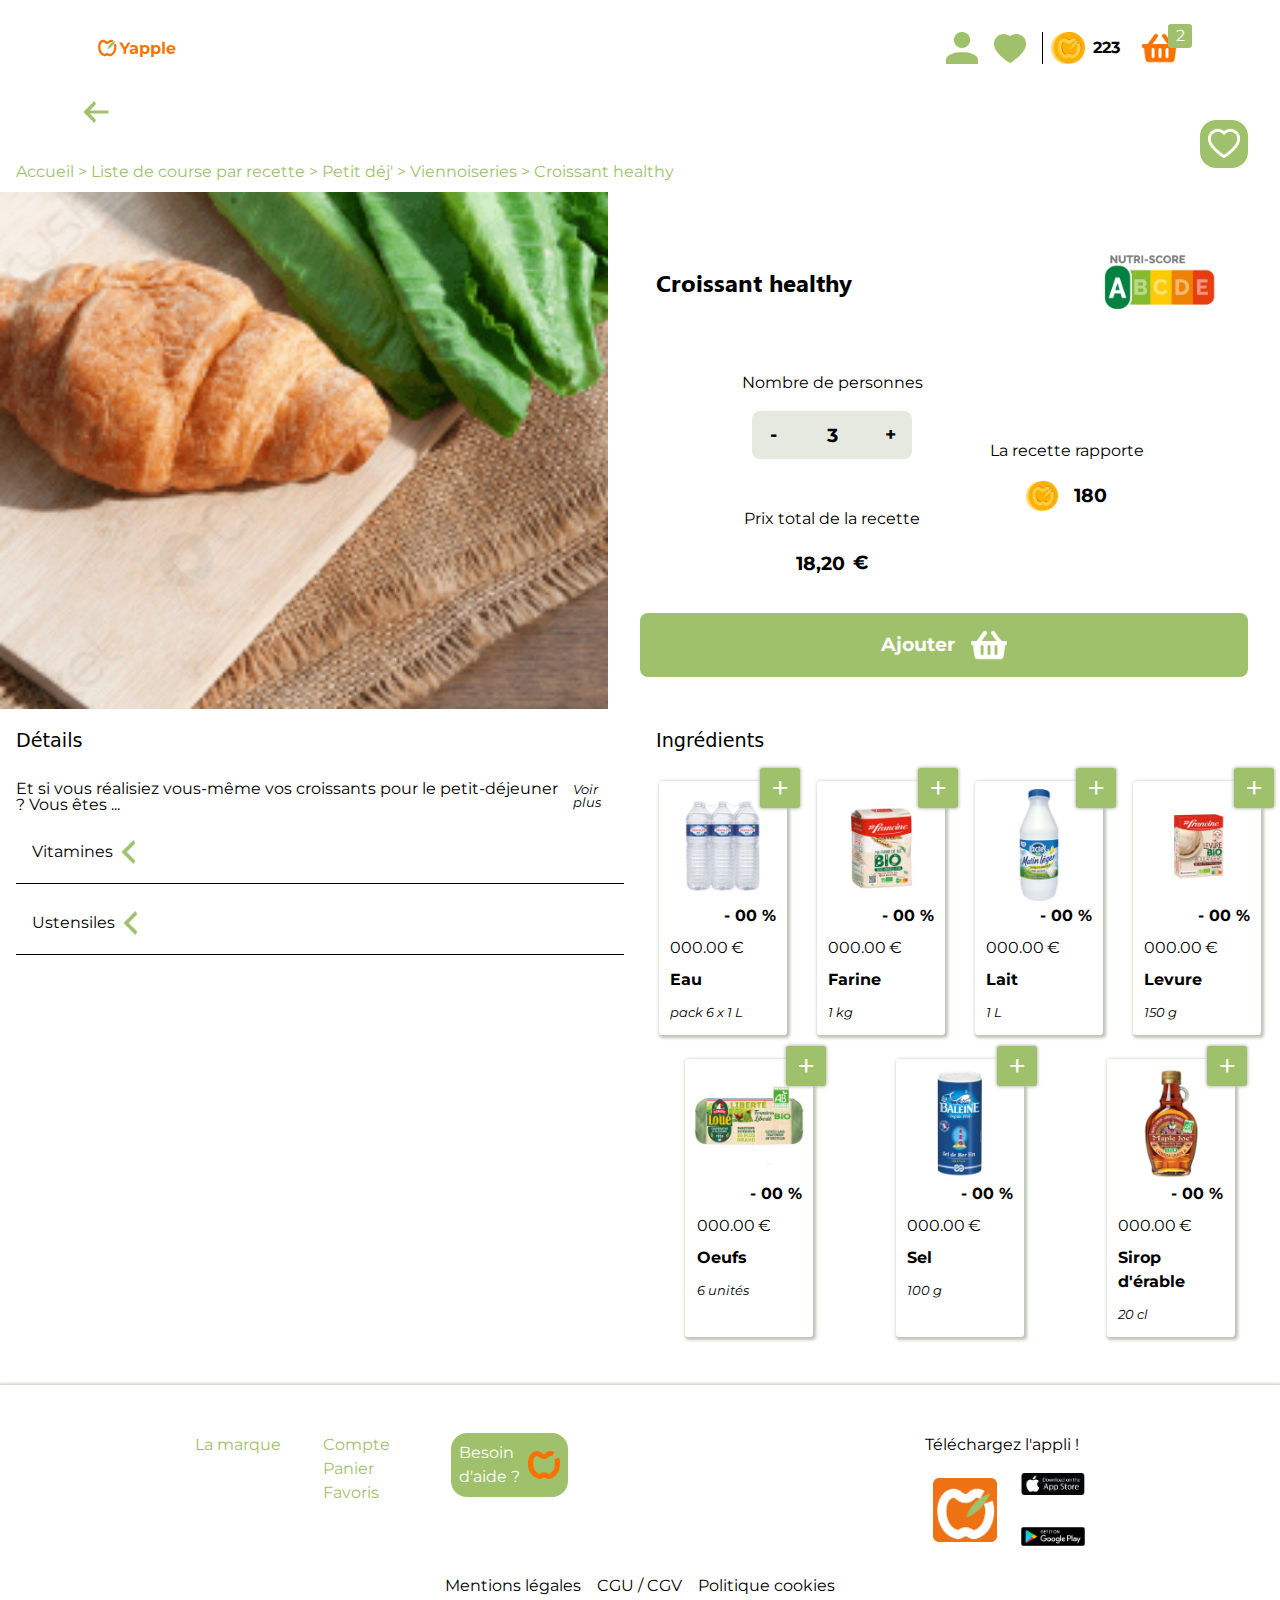
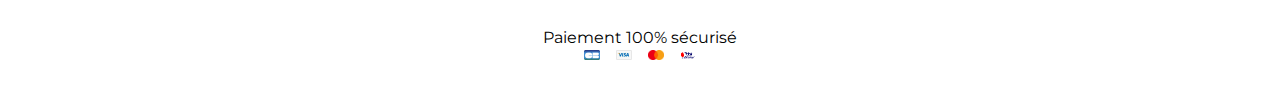
<file: index.html>
<!DOCTYPE html>
<html lang="en">
  <head>
    <meta charset="utf-8" />
    <meta http-equiv="X-UA-Compatible" content="IE=edge" />
    <meta name="viewport" content="width=device-width, initial-scale=1" />
    <title>Yapple - fiche recette</title>
    <meta
      name="keywords"
      content="Yapple, manger sainement, courses en ligne, recettes, alimentaire"
    />
    <meta name="description" content="Manger plus sain et plus rapidement" />
    <meta name="author" content="Océane DERUNES" />
    <link rel="stylesheet" href="fiche-recette-index.css" />
  </head>

  <body>
    <header>
      <nav class="header-principal">
            <div class="header-principal-logo">
                <div class="logo">
                    <!-- <img
                    class="logo-clair-img logo-img"
                    src="./image/logo-clair.png"
                    alt="logo-yapple"
                    /> -->
                    <img  class="logo-img logo-marque" src="./image/logo-marque.svg" alt="logo-marque-yapple">
                </div>

                <div class="header-principal-utilisateur">
                    <div class="header-principal-utilisateur-compte-favoris">
                        <div class="compte">
                        <img
                            class="compte-img logo-img"
                            src="./image/compte-vert.png"
                            alt="compte"
                        />
                        </div>

                        <div class="favoris">
                        <img
                            class="favoris-img logo-img"
                            src="./image/favoris-plein-vert.png"
                            alt="favoris"
                        />
                        </div>
                        <div>
                            <div class="ligne-verticale"></div>
                        </div>
                    </div>

                    <div class="yapps-nb">
                    <img
                        class="yapps-img logo-img"
                        src="./image/yapp.png"
                        alt="yapps"
                    />
                    <p><mark>223</mark></p>
                    </div>
                </div>
            </div>

            <div class="panier">
            <div class="panier-nb"> 
                <p>2</p>
            </div>
            <img
                class="panier-img logo-img"
                src="./image/panier.png"
                alt="panier"
            />
            </div>
        </nav>

        <div class="header-retour">
            <img
            class="retour-img"
            src="./image/retour.svg"
            alt="retour"
            />
        </div>
    </header>

    <main>
        <div class="recette-img-conteneur-favoris">
            <img class="recette-img-conteneur-favoris-coeur" src="./image/favoris-vide-blanc.png" alt="">
        </div>
        <div class="ariane">
            <p>Accueil > Liste de course par recette > Petit déj' > Viennoiseries > Croissant healthy</p>
        </div>
        
        <section class="recette">
            <div class='recette-block-principal'>
                <div class="recette-img-conteneur">
                    <!-- <img class="recette-img" src="./image/croissant.png" alt="croissant"/> -->
                </div>

                <div class="recette-chiffre-achat">
                    <div class='recette-titre'>
                        <h1 class="recette-titre-titre">Croissant healthy</h1>
                        <div class="recette-nutriscore">
                            <img class="recette-nutriscore-img" src="./image/nutriscore.png" alt="nutri-score"/>
                        </div>
                    </div>

                    <div class="recette-chiffre">
                        <div class="recette-chiffre-separe">
                            <div class="recette-chiffre-nb-personnes">
                                <p>Nombre de personnes</p>
                                <div class="recette-chiffre-compteur">
                                    <div class="nb-clef recette-chiffre-compteur-moins-conteneur">
                                        <p class="nb-clef"><em>-</em></p>
                                        <!-- <img class="recette-chiffre-compteur-moins" src="image/moins.png" alt="moins"> -->
                                    </div>
                                    <div class="nb-clef recette-chiffre-compteur-nombre"><em>3</em></div>
                                    <div class=" recette-chiffre-compteur-moins-conteneur">
                                        <p class="nb-clef"><em>+</em></p>
                                        <!-- <img class="recette-chiffre-compteur-plus" src="image/plus.png" alt="plus"> -->
                                    </div>
                                </div>
                            </div>
                            <div class="recette-chiffre-total">
                                <p>Prix total de la recette</p>
                                <div class="recette-chiffre-total-prix">
                                    <p class="nb-clef"><em>18,20</em></p>
                                    <p><em>€</em></p>
                                </div>
                            </div>
                        </div>
                        <div class='recette-chiffre-barre-separe'>
                            <div class="recette-chiffre-barre"></div>
                            <div class="recette-chiffre-yapps">
                                <p>La recette rapporte</p>
                                <div class="recette-chiffre-yapps-compteur">
                                    <img class="recette-chiffre-yapps-img" src="./image/yapp.png" alt="yapps" />
                                    <p class="nb-clef"><em>180</em></p>
                                </div>
                            </div>
                        </div>

                    </div>          

                    <div class="ajout-panier-bouton-desktop">
                        <p><em>Ajouter</em></p>
                        <img class="ajout-panier-bouton-panier" src="./image/panier-blanc.png" alt="panier">
                    </div>  
                </div>
            </div>
            <section class="descriptif-ingredient">
                <div class="recette-descriptif">
                    <h2>Détails</h2>
                    <details class="recette-descriptif-description">
                        <summary>Et si vous réalisiez vous-même vos croissants pour le petit-déjeuner ? Vous êtes ... <span class='voir-plus'>Voir plus</span> </summary>au régime ? Pas de panique, ces croissants légers sans matière grasse sont faits pour vous. Croustillants, moelleux et diététiques, ils sont un régal pour nos papilles. Sans beurre, vous pouvez enfin vous faire plaisir au réveil. C'est une bonne raison de se lever, n'est-ce pas ? Vous allez faire des heureux autour de vous, alors lancez-vous dans cette recette de croissants !                    
                    </details>
                    <details class="recette-descriptif-menu-deroulant">
                        <summary>
                            <div>Vitamines</div>
                            <img class="recette-descriptif-menu-deroulant-img" src="./image/fleche-derouler.png" alt="fleche-derouler">
                        </summary>
                        <ul>
                            <li>Vitamine B1 / thiamine : 0.05 mg (5% AJR)</li>
                            <li>Vitamine B2 / riboflavine : 0.09 mg (6% AJR)</li>
                            <li>Vitamine B3 / PP niacine : 1 mg (6% AJR)</li>
                            <li>Vitamine B5 / acide pantothénique : 0.42 mg (7% AJR)</li>
                        </ul>
                    </details>
                    <details class="recette-descriptif-menu-deroulant">
                        <summary>
                            <div>Ustensiles</div>
                            <img class="recette-descriptif-menu-deroulant-img" src="./image/fleche-derouler.png" alt="fleche-derouler">
                        </summary>
                        <ul>
                            <li>Vitamine B1 / thiamine : 0.05 mg (5% AJR)</li>
                            <li>Vitamine B2 / riboflavine : 0.09 mg (6% AJR)</li>
                            <li>Vitamine B3 / PP niacine : 1 mg (6% AJR)</li>
                            <li>Vitamine B5 / acide pantothénique : 0.42 mg (7% AJR)</li>
                        </ul>
                    </details>
                </div>

            <section class='ingredient'>
                <h2>Ingrédients</h2>
                <div class='ingredient-card-conteneur'>
                    <div class="ingredient-card">
                        <div class="bouton-plus">
                            <p class="nb-clef plus">+</p>
                        </div>

                        <img class='ingredient-card-img' src="./image/ingredient-eau.jpg" alt="eau" />
                        <div class='ingredient-card-prix'>
                            <p class='ingredient-card-prix-promo'><mark>- 00 %</mark></p>
                            <div class='ingredient-card-prix-nombre'>
                                <p>000.00</p>
                                <p>€</p>
                            </div>
                            <p><strong>Eau</strong></p>
                            <p><span>pack 6 x 1 L</span></p>
                        </div>
                    </div>
                    <div class="ingredient-card">
                        <div class="bouton-plus">
                            <p class="nb-clef plus">+</p>
                        </div>

                        <img class='ingredient-card-img' src="./image/ingredient-farine.jpg" alt="farine" />
                        <div class='ingredient-card-prix'>
                            <p class='ingredient-card-prix-promo'><mark>- 00 %</mark></p>
                            <div class='ingredient-card-prix-nombre'>
                                <p>000.00</p>
                                <p>€</p>
                            </div>
                            <p><strong>Farine</strong></p>
                            <p><span>1 kg</span></p>
                        </div>
                    </div>
                    <div class="ingredient-card">
                        <div class="bouton-plus">
                            <p class="nb-clef plus">+</p>
                        </div>

                        <img class='ingredient-card-img' src="./image/ingredient-lait.jpg" alt="lait" />
                        <div class='ingredient-card-prix'>
                            <p class='ingredient-card-prix-promo'><mark>- 00 %</mark></p>
                            <div class='ingredient-card-prix-nombre'>
                                <p>000.00</p>
                                <p>€</p>
                            </div>
                            <p><strong>Lait</strong></p>
                            <p><span>1 L</span></p>
                        </div>
                    </div>
                    <div class="ingredient-card">
                        <div class="bouton-plus">
                            <p class="nb-clef plus">+</p>
                        </div>

                        <img class='ingredient-card-img' src="./image/ingredient-levure.jpg" alt="levure" />
                        <div class='ingredient-card-prix'>
                            <p class='ingredient-card-prix-promo'><mark>- 00 %</mark></p>
                            <div class='ingredient-card-prix-nombre'>
                                <p>000.00</p>
                                <p>€</p>
                            </div>
                            <p><strong>Levure</strong></p>
                            <p><span>150 g</span></p>
                        </div>
                    </div>
                    <div class="ingredient-card">
                        <div class="bouton-plus">
                            <p class="nb-clef plus">+</p>
                        </div>

                        <img class='ingredient-card-img' src="./image/ingredient-oeuf.jpg" alt="oeuf" />
                        <div class='ingredient-card-prix'>
                            <p class='ingredient-card-prix-promo'><mark>- 00 %</mark></p>
                            <div class='ingredient-card-prix-nombre'>
                                <p>000.00</p>
                                <p>€</p>
                            </div>
                            <p><strong>Oeufs</strong></p>
                            <p><span>6 unités</span></p>
                        </div>
                    </div>
                    <div class="ingredient-card">
                        <div class="bouton-plus">
                            <p class="nb-clef plus">+</p>
                        </div>

                        <img class='ingredient-card-img' src="./image/ingredient-sel.jpg" alt="sel" />
                        <div class='ingredient-card-prix'>
                            <p class='ingredient-card-prix-promo'><mark>- 00 %</mark></p>
                            <div class='ingredient-card-prix-nombre'>
                                <p>000.00</p>
                                <p>€</p>
                            </div>
                            <p><strong>Sel</strong></p>
                            <p><span>100 g</span></p>
                        </div>
                    </div>
                    <div class="ingredient-card">
                        <div class="bouton-plus">
                            <p class="nb-clef plus">+</p>
                        </div>

                        <img class='ingredient-card-img' src="./image/ingredient-sirop-erable.jpg" alt="sirop-erable" />
                        <div class='ingredient-card-prix'>
                            <p class='ingredient-card-prix-promo'><mark>- 00 %</mark></p>
                            <div class='ingredient-card-prix-nombre'>
                                <p>000.00</p>
                                <p>€</p>
                            </div>
                            <p><strong>Sirop d'érable</strong> </p>
                            <p><span>20 cl</span></p>
                        </div>
                    </div>
                </div>
            </section>
        
            <div class="ajout-panier">
                <div class="ajout-panier-bouton">
                    <p><em>Ajouter</em></p>
                    <img class="ajout-panier-bouton-panier" src="./image/panier-blanc.png" alt="panier">
                </div>
                <div class="ajout-panier-info">
                    <p>Prix de la recette :</p>
                    <div class="ajout-panier-info-prix">
                        <p><em>18.20</em></p>
                        <p><em>€</em></p>
                    </div>
                </div>
            </div>
        </section>
    </main>

    <footer>
        <div class="footer-principal">
            <nav class='footer-menu'>
                <ul class="footer-marque">
                    <li>La marque</li>
                </ul>

                <ul class="footer-utilisateur">
                    <li>Compte</li>
                    <li>Panier</li>
                    <li>Favoris</li>
                </ul>
                <div class="aide">
                    <p>Besoin <br> d'aide ?</p>
                    <img class='aide-logo' src="./image/logo-clair.png" alt="logo-clair" />
                </div>
            </nav>

            <div class="footer-logo-app">
                <p>Téléchargez l'appli !</p>
                <div class="logo-app">
                    <div class="footer-logo">
                        <img src="./image/logo-fonce.png" alt="logo-blanc-yapple" />
                    </div>

                    <div class="footer-app">
                        <img class='app' src="./image/app-store.png" alt="app-store" />
                        <img class='app' src="./image/google-play.png" alt="google-play-store" />
                    </div>
                </div>
            </div>
        </div>

        <nav>
            <ul class="footer-juridique">
                <li>Mentions légales</li>
                <li>CGU / CGV</li>
                <li>Politique cookies</li>
            </ul>
        </nav>
        <div class='paiement-securise'>
            <p>Paiement 100% sécurisé</p>
            <div class='moyen-paiement'>
                <img class='footer-image' src="./image/cb.png" alt="carte-bleue">
                <img class='footer-image' src="./image/visa.png" alt="carte-visa">
                <img class='footer-image' src="./image/mastercard.png" alt="carte-mastercard">
                <img class='footer-image' src="./image/ticket-restaurant.png" alt="ticket-restaurant">
            </div>
        </div>
    </footer>
  </body>
</html>
</file>
<file: fiche-recette-index.css>
/* http://meyerweb.com/eric/tools/css/reset/ 
   v2.0 | 20110126
   License: none (public domain)
*/

html, body, div, span, applet, object, iframe,
h1, h2, h3, h4, h5, h6, p, blockquote, pre,
a, abbr, acronym, address, big, cite, code,
del, dfn, em, img, ins, kbd, q, s, samp,
small, strike, strong, sub, sup, tt, var,
b, u, i, center,
dl, dt, dd, ol, ul, li,
fieldset, form, label, legend,
table, caption, tbody, tfoot, thead, tr, th, td,
article, aside, canvas, details, embed, 
figure, figcaption, footer, header, hgroup, 
menu, nav, output, ruby, section, summary,
time, mark, audio, video {
	margin: 0;
	padding: 0;
	border: 0;
	font-size: 100%;
	font: inherit;
	vertical-align: baseline;
    background: none;
}
/* HTML5 display-role reset for older browsers */
article, aside, details, figcaption, figure, 
footer, header, hgroup, menu, nav, section {
	display: block;
}
body {
	line-height: 1;
}
ol, ul {
	list-style: none;
}
blockquote, q {
	quotes: none;
}
blockquote:before, blockquote:after,
q:before, q:after {
	content: '';
	content: none;
}
table {
	border-collapse: collapse;
	border-spacing: 0;
}

/*fin css reset*/

/* polices */

@font-face {
    font-family: "Montserrat";
    src: url("fonts/montserrat-regular.woff2"), url("fonts/montserrat-regular.woff");
  }
  
  @font-face {
    font-family: "Montserrat SemiBold";
    src: url("fonts/montserrat-semibold.woff2"), url("fonts/montserrat-semibold.woff");
    font-weight: 400;
  }

  @font-face {
    font-family: "Montserrat SemiBold Italic";
    src: url("fonts/montserrat-semibolditalic.woff2"), url("fonts/montserrat-semibolditalic.woff");
    font-weight: 400;
    font-style: italic;
  }
  
  @font-face {
    font-family: "Montserrat Bold";
    src: url("fonts/montserrat-bold.woff2"), url("fonts/montserrat-bold.woff");
    font-weight: 600;
  }
  
  @font-face {
    font-family: "Montserrat Italic";
    src: url("fonts/montserrat-italic.woff2"), url("fonts/montserrat-italic.woff");
    font-style: italic;
  }

  @font-face {
    font-family: "Segoe UI";
    src: url("fonts/segoe-ui.woff2"), url("fonts/segoe-ui.woff");
  }
  
  @font-face {
    font-family: "Segoe UI Bold";
    src: url("fonts/segoe-ui-bold.woff2"), url("fonts/segoe-ui-bold.woff");
    font-weight: 600;
  }
  
  @font-face {
    font-family: "Segoe UI Italic";
    src: url("fonts/segoe-ui-italic.woff2"), url("fonts/segoe-ui-italic.woff");
    font-style: italic;
  }

  @font-face {
    font-family: "Segoe UI Bold Italic";
    src: url("fonts/segoe-ui-bold-italic.woff2"), url("fonts/segoe-ui-bold-italic.woff");
    font-weight: 600;
    font-style: italic;
  }
  

/* fin polices  */

body{
    font-family: 'Montserrat', system-ui, sans-serif;
    font-size: 1rem;
    line-height: 1rem;
}

h1{
    font-family: 'Segoe UI Bold', system-ui, sans-serif;
    font-size: 1.5rem;
    line-height: 2.5rem;
}

h2{
    font-family: 'Segoe UI SemiBold', system-ui, sans-serif;
    font-size: 1.2rem;
    margin-bottom: 1rem;
    line-height: 2rem;
}

h3{
    font-family: 'Montserrat SemiBold', system-ui, sans-serif;
    font-size: 1rem;
    line-height: 1rem;
}

p{
    font-family: 'Montserrat', system-ui, sans-serif;
    font-size: 1rem;
    line-height: 1.5rem;
}

strong, mark{
    font-family: 'Montserrat Bold', system-ui, sans-serif;
    font-size: 1rem;
    line-height: 1rem;
}

em{
    font-family: 'Montserrat Bold', system-ui, sans-serif;
    font-size: 1.2rem;
    line-height: 1rem;
}

span{
    font-family: 'Montserrat Italic', system-ui, sans-serif;
    font-size: 0.8rem;
    line-height: 0.8rem;
}

img {
    max-width: 100%;
}

header{
    position: fixed;
    height: 3rem;
    top: 0rem;
    right: 0rem;
    left: 0rem;
    z-index:100;
    background-color: #fff;
    padding: 0.5rem;
}

/* header, div{
    border: 1px black solid;
} */

.logo-img{
    height: 2rem;
}

.logo-marque{
    width:5rem;
}

.header-principal,.header-principal-logo{
    display: flex;
    justify-content: space-between;
}

.header-principal, .header-principal-logo, .header-principal-utilisateur, .yapps-nb{
    display: flex;
    flex-direction: row;
    align-items: center;
}

.yapps-img{
    object-fit: contain;
}

.yapps-nb em{
    font-size: 1rem;!important
}

.yapps-nb{
    display: flex;
    gap:0.5rem;
}

.header-principal{
    height: 4rem;
    gap: 5px;
    padding: 0 1rem 0 1rem;
}

.header-principal-utilisateur{
    /* gap: 5px; */
    position: relative;
    height: 50px;
}

.header-principal-utilisateur:nth-child(){
    position: relative;
    height: 100%;
}

.header-principal-logo{
    flex-grow: 1;
    flex-basis: 0;
}

.logo, .compte, .favoris, .ligne-verticale{
    display: none;
}

.logo img, .compte img, .favoris img{
    object-fit: contain;
    max-height: 1rem;
    /* max-width: 1rem; */
}

.header-principal-utilisateur-compte-favoris{
    display: none;
    gap: 1rem;
    flex-direction: row;
    padding: 0.5rem;
    border-radius: 1rem;
}

.header-retour{
    position: relative;
    display: flex;
    align-items: center;
}

.retour-img{
    position: absolute;
    top:1rem;
    height: 2rem;
    background-color: #fff;
    border-radius: 1rem;
}

.panier{
    position: relative;
    min-width: 3rem;
    min-height: 3rem;
    display: flex;
    justify-content: center;
    align-items: center;
}

.panier-img{
    width: 100%;
    object-fit: contain;
}

.panier-nb{
    position: absolute;
    right: -0.5rem;
    top: 0rem;
    height: 1.5rem;
    width: 1.5rem;
    display: flex;
    justify-content: center;
    align-items: center;
    background-color: #A0C16C;
    border-radius: 0.2rem;
    color: #fff;
}

.ligne-verticale{
    position: relative;
    border-left: 1px solid #000;
    display: block;
    height: 100%;
  }

main{
    margin-top: 6.5rem;
    margin-bottom: 6rem;
    display: flex;
    flex-direction: column;
    width: 100%;
}

.recette{
    width: 100%;
    /* background-color: red; */
}

.recette-img-conteneur{
    height: 15rem;
    background: no-repeat center/cover url("./image/croissant.png");
}

.recette-img-conteneur-favoris{
    position: sticky;
    position: -webkit-sticky; /*Safari*/
    display: flex;
    justify-content: center;
    align-items: center;
    width: 2rem;
    height: 2rem;
    top: 7.5rem;
    left: calc(100% - 5rem);
    border-radius: 1rem;
    /* box-shadow: 0rem 0rem 0.2rem 0.05rem #bec2b7; */
    background-color: #A0C16C;
    padding: 0.5rem;    
    max-width:80%;
    z-index: 2;
    object-fit: contain;
}

.recette-img{
    width:100%;
    position: relative;
}

.ariane{
    display: none;
    color: #A0C16C;
    padding: 0.5rem 1rem 0.5rem 1rem;
}

.recette-titre{
    display: flex;
    flex-wrap: wrap;
    flex-direction: row;
    justify-content: space-between;
    align-items: center;
    padding: 1rem;
    gap: 1rem;
}

.recette-titre-titre{
    display: inline-block;
    max-width:70%;
}

.recette-nutriscore{
    padding: 0.5em;
    max-width: 25%;
    min-width: 4rem;
}

.recette-nutriscore-img{
    min-width: 4rem;
    max-height: 4rem;
    position: relative;
    object-fit: contain;
}

.recette-chiffre-achat{
    display: flex;
    flex-direction: column;
}

.recette-chiffre{
    display: flex;
    flex-direction: column;
    flex-wrap: wrap;
    justify-content: center;
    align-items: center;
    gap:2rem;
    padding: 2rem 4rem 2rem 4rem;

    /* background-color: lightseagreen; */
}

.nb-clef{
    font-size: 2rem;
    padding-bottom: 0.6rem;
}

.plus{
    color: #fff;
}


.recette-chiffre-separe{
    display: flex;
    flex-direction: column;
    gap: 3rem;    
}

.recette-chiffre-nb-personnes, .recette-chiffre-total, .recette-chiffre-yapps{
    display: flex;
    flex-direction: column;
    justify-content: center;
    align-items: center;
    gap:1rem;
    min-width: 10rem;
}

.recette-chiffre-nb-personnes p, .recette-chiffre-total p, .recette-chiffre-yapps p{
    text-align: center;
}

.recette-chiffre-compteur{
    width: 10rem;
    display: flex;
    align-items: center;
    justify-content: center;
    gap: 0.2rem;
    border-radius: 0.5rem;
    background-color: #e6e9e0;
}

.recette-chiffre-compteur-moins-conteneur, .recette-chiffre-compteur-nombre, .recette-chiffre-compteur-plus-conteneur{
    width:20%;
    height: 2rem;
    display:flex;
    justify-content: center;
    align-items: center;
    padding: 0.5rem
}

.recette-chiffre-compteur-nombre{
    width:40%;
}

.recette-chiffre-total-prix{
    display: flex;
    justify-content: center;
    align-items: center;
    gap: 0.5rem;
}

.recette-chiffre-yapps-compteur{
    display: flex;
    justify-content: center;
    align-items: center;
    gap: 1rem;
}

.recette-chiffre-barre{
    display: none;
    border-right: 1px solid #000;
    height: 5rem;
}

.recette-chiffre-yapps-img{
    width: 2rem;
}

.recette-descriptif, .ingredient{
    padding: 1rem;
    display: flex;
    flex-direction: column;
    gap: 0.5rem;
}

.recette-descriptif-description{
    position: relative;
    /* height: 4.5rem; */
    contain: content;
}

.voir-plus{
    padding: 0.2rem;
}

.recette-descriptif-menu-deroulant{
    display: flex;
    align-items: center;
    justify-content: space-between;
    padding: 1rem 1rem 1rem 1rem;
    max-width: 100%;
    min-height: 1.5rem;
    border-bottom: 1px solid #000;
    position:relative;
}

.recette-descriptif-description [open]{
    padding-bottom: 0rem;
}

details > summary{
    list-style: none;
    display: flex;
    justify-content: space-between;
    align-items: center;
}

details > summary::-webkit-details-marker {
    display: none;
}

details[open] {
    padding: 1rem 0rem 1rem 0rem;
    display: block;
}

details[open] img{
    transform: rotate(-90deg)
}

details[open] div{
    padding: 1rem;
}
details[open] li{
    line-height: 2rem;
}

.recette-descriptif-menu-deroulant-img{
    position: relative;
    padding:0.2rem;
    max-height: 1.5rem;
    object-fit: contain;
    transition:transform 0.3s;
}

.ingredient-card-conteneur{
    display: flex;
    justify-content: space-around;
    flex-wrap: wrap;
    gap: 1.5rem;
}

.bouton-plus{
    position: absolute;
    top: -0.8rem;
    right: -0.8rem;
    display: flex;
    justify-content: center;
    align-items: center;
    width: 2.5rem;
    height: 2.5rem;
    z-index: 1;
    background-color: #A0C16C;
    border-radius: 0.2rem;
    box-shadow: 0rem 0rem 0.2rem 0.05rem #bec2b7;
    transition: 0.3s;
    transition: 0.3s;
}


.bouton-plus:hover{
    width: 3rem;
    height: 3rem;
    top: -1.3rem;
    right: -1.3rem;
}

.bouton-plus:active{
    width: 3rem;
    height: 3rem;
    top: -1.3rem;
    right: -1.3rem;
}

.bouton-plus p{
    padding: 0;
}

.ingredient-card{
    padding: 0.5em;
    position: relative;
    display: flex;
    flex-direction: column;
    width: 6rem;
    border-radius:0.2rem;
    box-shadow: 0.1rem 0.1rem 0.2rem 0.05rem #bec2b7;
    transition: box-shadow 0.2s ease-out;
}

.ingredient-card:hover{
    box-shadow: 0rem 0rem 1rem 0.05rem #bec2b7;
}

.ingredient-card:active{
    box-shadow: 0rem 0rem 1rem 0.05rem #bec2b7;
}

.ingredient-card-img{
    max-width: 100%;
    max-height: 100%;
    position: relative;
}

.ingredient-card-prix{
    display: flex;
    flex-direction: column;
    padding: 0.2rem;
    gap:0.5rem;
}

.ingredient-card-prix-promo{
    text-align: end;
}

.ingredient-card-prix-nombre{
    display: flex;
    gap: 0.2rem;
}


/* éléments fixes bas d'écran */
.aide{
    display: none;
    gap: 0.5rem;
    align-items: center;
    background-color: #A0C16C;
    padding: 0.5rem ;
    border-radius: 1rem;
    height: 3rem;
    color: #fff;
}

.aide-logo{
    width: 2rem;
}

.ajout-panier{
    position: fixed;
    height: 6rem;
    display: flex;
    justify-content: center;
    align-items: center;
    padding: 2rem;
    background-color: #fff;
    box-shadow: 0.1rem -0.1rem 0.5rem 0.05rem #bec2b7;
    z-index: 1;
    bottom: 0;
    right: 0rem;
    left: 0rem;
    padding: 0 1rem 0 1rem;
    gap: 2rem;
}

.ajout-panier-bouton, .ajout-panier-bouton-desktop{
    justify-content: center;
    align-items: center;
    gap: 1rem;
    background-color: #A0C16C;
    border-radius: 0.5rem;
    padding: 1rem 1rem 1rem 1rem;
    min-width: 5rem;
    transition: 0.3s;
}

.ajout-panier-bouton:hover, .ajout-panier-bouton-desktop:hover{
    box-shadow: 0rem 0rem 0.2rem 0.05rem #bec2b7;
    padding: 1.2rem;
}

.ajout-panier-bouton:active, .ajout-panier-bouton-desktop:active{
    box-shadow: 0rem 0rem 0.2rem 0.05rem #bec2b7;
    padding: 1.2rem;
}

.ajout-panier-bouton-desktop{
    display: none;
}

.ajout-panier-bouton{
    display:flex;
}

.ajout-panier-bouton p, .ajout-panier-bouton-desktop p{
    text-align: center;
    color: #fff;
    display:inline;
    padding-top: 0.2rem
}

.ajout-panier-bouton-panier{
    height:1.2rem;
}

.ajout-panier-info{
    display: flex;
    flex-direction: column;
    gap: 0.5rem;
}

.ajout-panier-info-prix{
    display: flex;
    gap: 0.5rem;
}

footer{
    display: none;
    flex-direction: column;
    gap:2rem;
    align-items: center;
    justify-content: space-around;
    padding:  3rem 1rem 3rem 1rem;
    box-shadow: 0rem 0rem 0.2rem 0.05rem #bec2b7;
}

.footer-principal{
    display: flex;
    justify-content: space-around;
    width: 100%;
}

.footer-logo-app{
    display: flex;
    flex-direction: column;
    gap: 1rem;
}

.footer-menu, .logo-app{
    display: flex;
    flex-direction: row;
    gap: 1rem;
}

.footer-menu ul{
    line-height: 1.5rem;
    width: 7rem;
    color: #A0C16C;
}

.footer-juridique{
    display: flex;
    gap: 1rem;
}

.footer-logo{
    display: flex;
    justify-content: center;
    align-items: center;
    width: 5rem;
    border-radius: 1rem;
}

.footer-logo img{
    height: 4rem;
}

.footer-app{
    display: flex;
    flex-direction: column;
    gap: 2rem;
}

.paiement-securise{
    display: flex;
    flex-direction: column;
    align-items: center;
}

.moyen-paiement{
    display: flex;
    gap:1rem;
}

.footer-image{
    width: 1rem;
}

@media(min-width: 600px){
    
    .recette-chiffre{
        flex-direction: row;
        gap: 4rem;
    }
    .recette-chiffre-barre{
        display: block;
    }
    .recette-chiffre-barre-separe{
        display: flex;
        gap: 3rem;
    }
    .ajout-panier-bouton-panier{
        height:2rem;
    }
    .header-principal{
        max-height: 10rem;
    }
    .header-principal img{
        min-width: 2rem;
        min-height: 2rem;
    }

    .ingredient-card-conteneur{
        justify-content: space-around;
    }
    .ingredient-card{
        width: 7rem;
    }

}

@media(min-width: 1024px){

    header{
        padding: 1rem 5rem 1rem 5rem;
    }
    .header-principal-utilisateur-compte-favoris{
        display: flex;
    }
    .logo, .compte, .favoris, .ligne-verticale{
        display: flex;
    }
    .header-principal{
        gap:1rem;
    }
    main{
        margin-bottom: 2rem;
    }
    .ariane{
        display: inline;
    }
    .recette-block-principal{
        display: flex; /*pb image*/
        justify-content: space-between;
    }
    .recette-img-conteneur-favoris{
        top:7.5rem;
    }
    .recette-chiffre{
        flex-direction: row;
    }
    .recette-chiffre-achat{
        padding:2rem;
        width: 50%;
    }        
    .recette-chiffre-barre{
        display: none;
    }
    .recette-chiffre-barre-separe p{
        margin-block-start:0;
    }
    .recette-chiffre-nb-personnes, .recette-chiffre-total, .recette-chiffre-yapps {
        justify-content: flex-start;
    }
    .recette-img-conteneur{
        width: 50%;
        height: auto;
    }
    .ajout-panier{
        display: none;
    }
    .ajout-panier-bouton-desktop{
        display: flex;
    }
    .descriptif-ingredient{
        display: flex;
        flex-direction: row;
    }
    .recette-descriptif{
        width:50%;
    }
    .ingredient{
        width: 50%;
    }
    footer{
        display: flex;
    }
    .app{
        width:4rem;
    }
    .aide{
        display: flex;
    }
}
</file>
